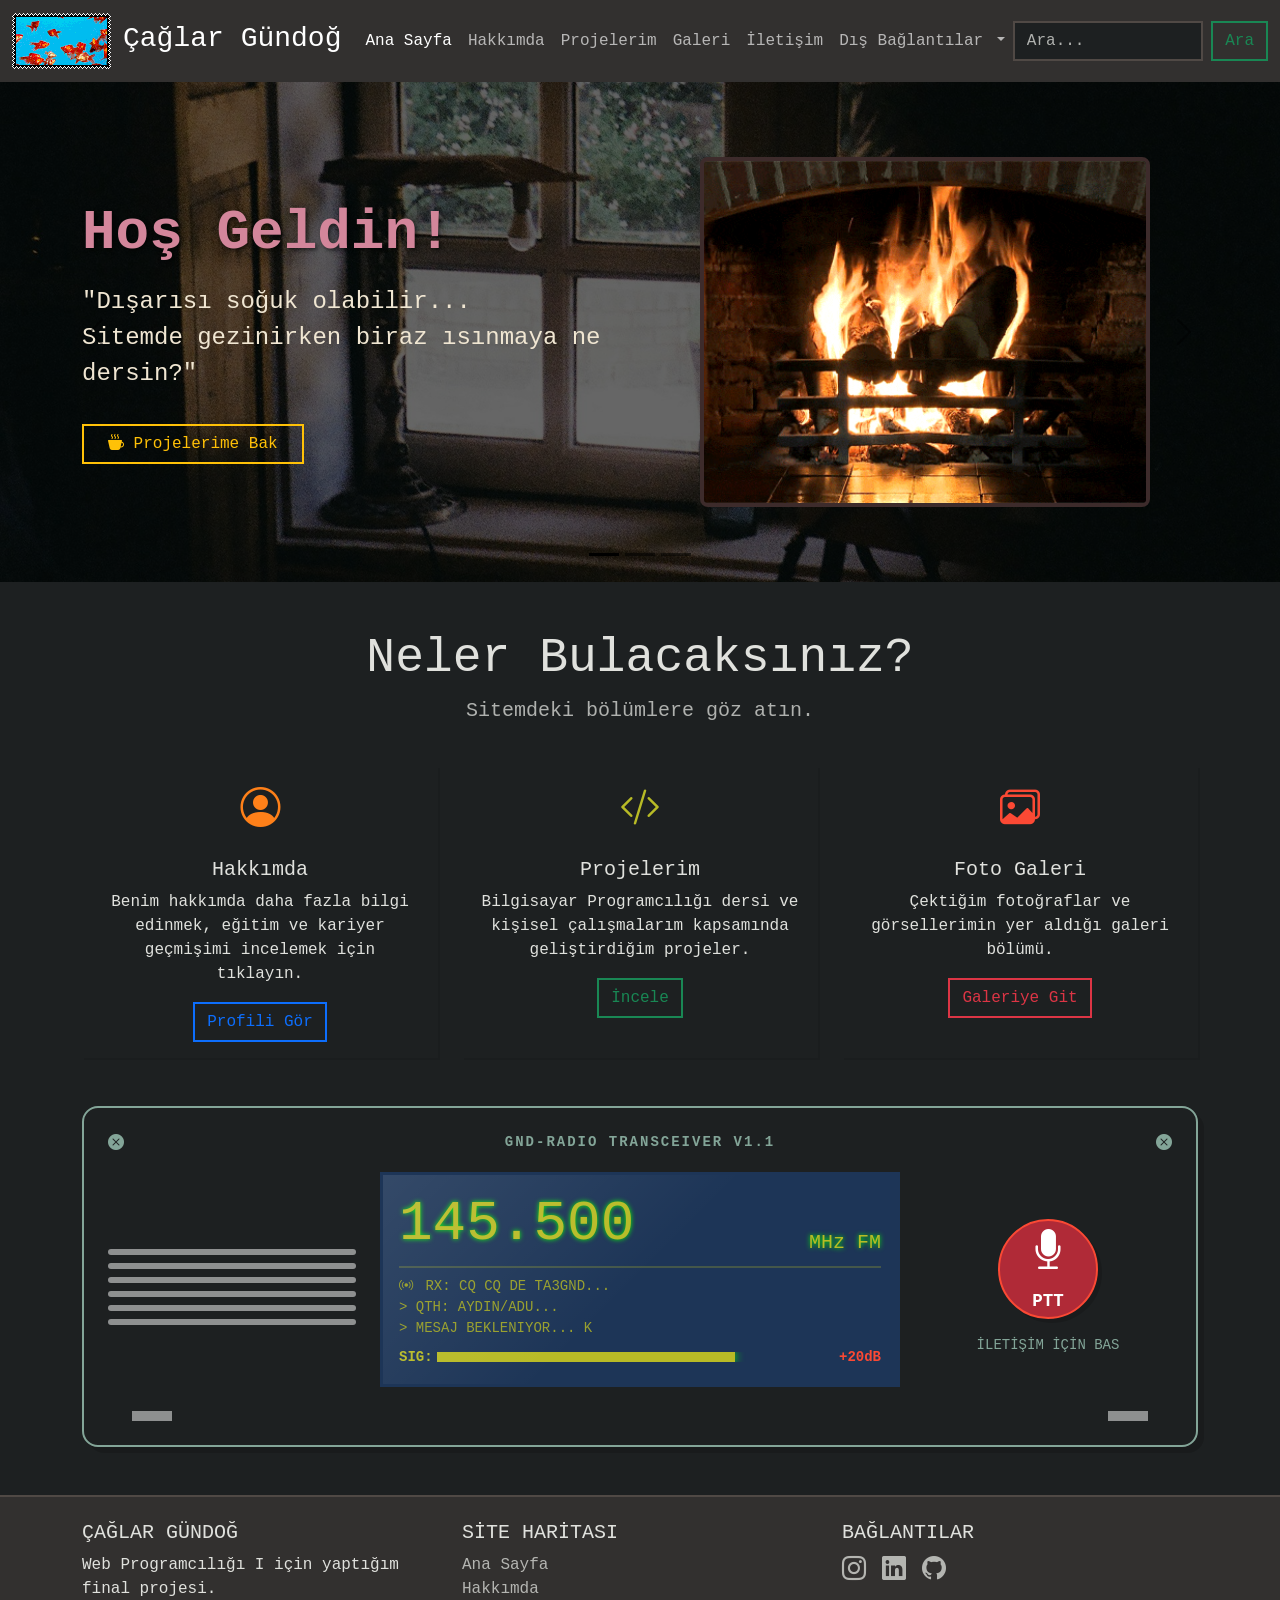
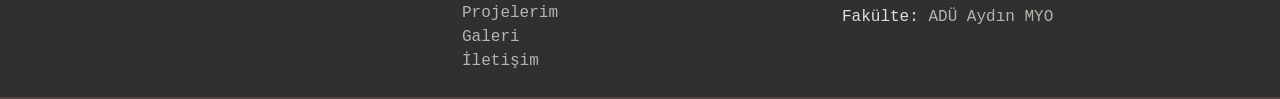
<file: index.html>
<!DOCTYPE html>
<html lang="tr">
    <head>
        <meta charset="UTF-8" />
        <meta name="viewport" content="width=device-width, initial-scale=1.0" />
        <link
            rel="shortcut icon"
            href="assets/icons/home.ico"
            type="image/x-icon"
        />
        <title>Çağlar Gündoğ | ADÜ</title>
        <meta
            name="description"
            content="Çağlar Gündoğ'un kişisel web sitesi. Projelerim, hobilerim ve fotoğraf galerim. Aydın Adnan Menderes Üniversitesi"
        />
        <!-- Google tag (gtag.js) -->
        <script
            async
            src="https://www.googletagmanager.com/gtag/js?id=G-KX4QXCPWEF"
        ></script>
        <script>
            window.dataLayer = window.dataLayer || [];
            function gtag() {
                dataLayer.push(arguments);
            }
            gtag('js', new Date());
            gtag('config', 'G-KX4QXCPWEF');
        </script>
        <link
            href="https://cdn.jsdelivr.net/npm/bootstrap@5.3.8/dist/css/bootstrap.min.css"
            rel="stylesheet"
            integrity="sha384-sRIl4kxILFvY47J16cr9ZwB07vP4J8+LH7qKQnuqkuIAvNWLzeN8tE5YBujZqJLB"
            crossorigin="anonymous"
        />
        <link rel="stylesheet" href="css/main.css" />
    </head>
    <body data-bs-theme="dark">
        <!-- Navbar Start -->
        <nav class="navbar sticky-top navbar-expand-xl bg-body-tertiary">
            <div class="container-fluid">
                <a class="navbar-brand" href="/">
                    <img src="assets/animated/sea4.gif" alt="Yüzen balıklar" />
                    <span class="fs-3"> Çağlar Gündoğ </span>
                </a>
                <button
                    class="navbar-toggler"
                    type="button"
                    data-bs-toggle="collapse"
                    data-bs-target="#navbarScroll"
                    aria-controls="navbarScroll"
                    aria-expanded="false"
                    aria-label="Toggle navigation"
                >
                    <span class="navbar-toggler-icon"></span>
                </button>
                <div class="collapse navbar-collapse" id="navbarScroll">
                    <ul
                        class="navbar-nav me-auto my-2 my-lg-0 navbar-nav-scroll"
                        style="--bs-scroll-height: 100px"
                    >
                        <li class="nav-item">
                            <a class="nav-link active text-nowrap" href="/">
                                Ana Sayfa
                            </a>
                        </li>
                        <li class="nav-item">
                            <a class="nav-link" href="/about"> Hakkımda </a>
                        </li>
                        <li class="nav-item">
                            <a class="nav-link" href="/projects">
                                Projelerim
                            </a>
                        </li>
                        <li class="nav-item">
                            <a class="nav-link" href="/gallery"> Galeri </a>
                        </li>
                        <li class="nav-item">
                            <a class="nav-link" href="/contact"> İletişim </a>
                        </li>
                        <li class="nav-item dropdown">
                            <a
                                class="nav-link dropdown-toggle"
                                href="#"
                                role="button"
                                data-bs-toggle="dropdown"
                                aria-expanded="false"
                            >
                                Dış Bağlantılar
                            </a>
                            <ul class="dropdown-menu">
                                <li>
                                    <a
                                        class="dropdown-item"
                                        href="https://www.adu.edu.tr/"
                                        target="_blank"
                                        rel="noopener noreferrer nofollow"
                                    >
                                        ADÜ Resmi Websitesi
                                    </a>
                                </li>
                                <li>
                                    <a
                                        class="dropdown-item"
                                        href="https://getbootstrap.com/"
                                        target="_blank"
                                        rel="noopener noreferrer nofollow"
                                    >
                                        Bootstrap
                                    </a>
                                </li>
                                <li>
                                    <a
                                        class="dropdown-item"
                                        href="https://github.com/torvalds"
                                        target="_blank"
                                        rel="noopener noreferrer"
                                    >
                                        Torvalds
                                    </a>
                                </li>
                            </ul>
                        </li>
                    </ul>
                    <ul
                        class="hide-social-icons navbar-nav flex-row flex-wrap ms-md-auto gap-3 me-3 align-items-center"
                    >
                        <li class="nav-item">
                            <a
                                class="nav-link"
                                href="https://instagram.com"
                                target="_blank"
                                title="Instagram"
                            >
                                <i class="bi bi-instagram"></i>
                            </a>
                        </li>
                        <li class="nav-item">
                            <a
                                class="nav-link"
                                href="https://linkedin.com"
                                target="_blank"
                                title="LinkedIn"
                            >
                                <i class="bi bi-linkedin"></i>
                            </a>
                        </li>
                        <li class="nav-item">
                            <a
                                class="nav-link"
                                href="https://github.com"
                                target="_blank"
                                title="GitHub"
                            >
                                <i class="bi bi-github"></i>
                            </a>
                        </li>
                    </ul>
                    <form class="d-flex" role="search">
                        <input
                            class="form-control me-2"
                            type="search"
                            placeholder="Ara..."
                            aria-label="Search"
                        />
                        <button class="btn btn-outline-success" type="submit">
                            Ara
                        </button>
                    </form>
                </div>
            </div>
        </nav>
        <!-- Navbar End -->

        <main>
            <div
                id="mainCarousel"
                class="carousel slide mb-5"
                data-bs-ride="carousel"
            >
                <div class="carousel-indicators">
                    <button
                        type="button"
                        data-bs-target="#mainCarousel"
                        data-bs-slide-to="0"
                        class="active"
                        aria-current="true"
                        aria-label="Slide 1"
                    ></button>
                    <button
                        type="button"
                        data-bs-target="#mainCarousel"
                        data-bs-slide-to="1"
                        aria-label="Slide 2"
                    ></button>
                    <button
                        type="button"
                        data-bs-target="#mainCarousel"
                        data-bs-slide-to="2"
                        aria-label="Slide 3"
                    ></button>
                </div>
                <div class="carousel-inner">
                    <div class="carousel-item active">
                        <div class="carousel-slide-content slide-bg-cozy">
                            <div class="slide-overlay"></div>

                            <div class="container slide-content-wrapper">
                                <div class="row align-items-center">
                                    <div
                                        class="col-md-6 text-center text-md-start mb-4 mb-md-0"
                                    >
                                        <h2
                                            class="display-4 fw-bold text-warning text-shadow-soft"
                                        >
                                            Hoş Geldin!
                                        </h2>
                                        <p class="fs-4 mt-3 font-retro">
                                            "Dışarısı soğuk olabilir... <br />
                                            Sitemde gezinirken biraz ısınmaya ne
                                            dersin?"
                                        </p>
                                        <a
                                            href="/projects"
                                            class="btn btn-outline-warning mt-3 rounded-0 px-4"
                                        >
                                            <i class="bi bi-cup-hot-fill"></i>
                                            Projelerime Bak
                                        </a>
                                    </div>
                                    <div class="col-md-6 text-center">
                                        <img
                                            src="assets/animated/fireplace.gif"
                                            alt="Şömine"
                                            class="carousel-feature-img img-style-cozy"
                                        />
                                    </div>
                                </div>
                            </div>
                        </div>
                    </div>

                    <div class="carousel-item">
                        <div class="carousel-slide-content slide-bg-hobbies">
                            <div class="slide-overlay"></div>

                            <div class="container slide-content-wrapper">
                                <div class="row align-items-center">
                                    <div
                                        class="col-md-6 text-center text-md-start mb-4 mb-md-0"
                                    >
                                        <h2
                                            class="display-4 fw-bold text-danger text-shadow-hard"
                                        >
                                            Hobilerim
                                        </h2>
                                        <p class="fs-4 mt-3 opacity-75">
                                            "Müzik, fotoğraf ve daha fazlası.<br />
                                            Kod yazmadığım zamanlarda neler
                                            yapıyorum?"
                                        </p>
                                        <a
                                            href="/about"
                                            class="btn btn-outline-danger mt-3 rounded-0 px-4"
                                        >
                                            <i class="bi bi-camera-fill"></i>
                                            Dünyamı Keşfet
                                        </a>
                                    </div>
                                    <div class="col-md-6 text-center">
                                        <img
                                            src="assets/animated/miffy.gif"
                                            alt="Müzik ve Sanat"
                                            class="carousel-feature-img img-style-circle"
                                        />
                                    </div>
                                </div>
                            </div>
                        </div>
                    </div>

                    <div class="carousel-item">
                        <div class="carousel-slide-content slide-bg-night">
                            <div class="slide-overlay"></div>

                            <div class="container slide-content-wrapper">
                                <div
                                    class="row align-items-center flex-row-reverse"
                                >
                                    <div
                                        class="col-md-6 text-center text-md-start mb-4 mb-md-0"
                                    >
                                        <h2
                                            class="display-4 fw-bold text-white text-shadow-neon"
                                        >
                                            Yol & Sonsuzluk
                                        </h2>
                                        <p
                                            class="fs-4 mt-3 font-retro text-shadow-hard"
                                        >
                                            "Dört teker beni taşır,<br />
                                            İki teker ruhumu..."
                                        </p>
                                        <a
                                            href="/gallery"
                                            class="btn btn-outline-light mt-3 rounded-0 px-4"
                                        >
                                            <i class="bi bi-stars"></i> Galerim
                                        </a>
                                    </div>
                                    <div class="col-md-6 text-center">
                                        <img
                                            src="assets/animated/moto.gif"
                                            alt="Motorsiklet"
                                            class="carousel-feature-img img-style-neon"
                                        />
                                    </div>
                                </div>
                            </div>
                        </div>
                    </div>
                </div>
                <button
                    class="carousel-control-prev"
                    type="button"
                    data-bs-target="#mainCarousel"
                    data-bs-slide="prev"
                >
                    <span
                        class="carousel-control-prev-icon"
                        aria-hidden="true"
                    ></span>
                    <span class="visually-hidden">Önceki</span>
                </button>
                <button
                    class="carousel-control-next"
                    type="button"
                    data-bs-target="#mainCarousel"
                    data-bs-slide="next"
                >
                    <span
                        class="carousel-control-next-icon"
                        aria-hidden="true"
                    ></span>
                    <span class="visually-hidden">Sonraki</span>
                </button>
            </div>

            <div class="container mb-5">
                <div class="row text-center mb-4">
                    <div class="col">
                        <h2 class="display-5">Neler Bulacaksınız?</h2>
                        <p class="lead text-body-secondary">
                            Sitemdeki bölümlere göz atın.
                        </p>
                    </div>
                </div>

                <div class="row g-4">
                    <div class="col-md-4">
                        <div class="card h-100 shadow-sm border-0">
                            <div class="card-body text-center">
                                <div class="fs-1 text-primary mb-3">
                                    <i class="bi bi-person-circle"></i>
                                </div>
                                <h5 class="card-title">Hakkımda</h5>
                                <p class="card-text">
                                    Benim hakkımda daha fazla bilgi edinmek,
                                    eğitim ve kariyer geçmişimi incelemek için
                                    tıklayın.
                                </p>
                                <a
                                    href="/about"
                                    class="btn btn-outline-primary"
                                >
                                    Profili Gör
                                </a>
                            </div>
                        </div>
                    </div>

                    <div class="col-md-4">
                        <div class="card h-100 shadow-sm border-0">
                            <div class="card-body text-center">
                                <div class="fs-1 text-success mb-3">
                                    <i class="bi bi-code-slash"></i>
                                </div>
                                <h5 class="card-title">Projelerim</h5>
                                <p class="card-text">
                                    Bilgisayar Programcılığı dersi ve kişisel
                                    çalışmalarım kapsamında geliştirdiğim
                                    projeler.
                                </p>
                                <a
                                    href="/projects"
                                    class="btn btn-outline-success"
                                >
                                    İncele
                                </a>
                            </div>
                        </div>
                    </div>

                    <div class="col-md-4">
                        <div class="card h-100 shadow-sm border-0">
                            <div class="card-body text-center">
                                <div class="fs-1 text-danger mb-3">
                                    <i class="bi bi-images"></i>
                                </div>
                                <h5 class="card-title">Foto Galeri</h5>
                                <p class="card-text">
                                    Çektiğim fotoğraflar ve görsellerimin yer
                                    aldığı galeri bölümü.
                                </p>
                                <a
                                    href="/gallery"
                                    class="btn btn-outline-danger"
                                >
                                    Galeriye Git
                                </a>
                            </div>
                        </div>
                    </div>
                </div>

                <!-- TELSIZ START -->
                <div class="row mt-5 text-center">
                    <div class="col">
                        <div
                            class="p-4 bg-body rounded-4 shadow-lg border border-secondary"
                        >
                            <div
                                class="d-flex justify-content-between mb-3 text-secondary"
                            >
                                <i class="bi bi-x-circle-fill"></i>
                                <span
                                    class="small font-retro text-uppercase fw-bold"
                                    style="letter-spacing: 2px"
                                >
                                    GND-RADIO TRANSCEIVER V1.1
                                </span>
                                <i class="bi bi-x-circle-fill"></i>
                            </div>

                            <div class="row align-items-center">
                                <div class="col-md-3 d-none d-md-block">
                                    <div
                                        class="d-flex flex-column gap-2 opacity-50"
                                    >
                                        <div
                                            class="bg-white rounded-pill w-100"
                                            style="height: 6px"
                                        ></div>
                                        <div
                                            class="bg-white rounded-pill w-100"
                                            style="height: 6px"
                                        ></div>
                                        <div
                                            class="bg-white rounded-pill w-100"
                                            style="height: 6px"
                                        ></div>
                                        <div
                                            class="bg-white rounded-pill w-100"
                                            style="height: 6px"
                                        ></div>
                                        <div
                                            class="bg-white rounded-pill w-100"
                                            style="height: 6px"
                                        ></div>
                                        <div
                                            class="bg-white rounded-pill w-100"
                                            style="height: 6px"
                                        ></div>
                                    </div>
                                </div>

                                <div class="col-md-6">
                                    <div
                                        class="p-3 mb-3 border border-3 border-dark rounded bg-black position-relative overflow-hidden text-start"
                                    >
                                        <div
                                            class="radio-shine position-absolute top-0 start-0 w-100 h-100"
                                        ></div>

                                        <div
                                            class="d-flex justify-content-between align-items-end text-success font-retro mb-2"
                                            style="text-shadow: 0 0 5px #0f0"
                                        >
                                            <h2 class="m-0 display-4">
                                                145.500
                                            </h2>
                                            <span class="fs-5">MHz FM</span>
                                        </div>

                                        <div
                                            class="border-top border-success border-opacity-25 pt-2 mt-2"
                                        >
                                            <p
                                                class="m-0 text-success font-retro small"
                                                style="opacity: 0.8"
                                            >
                                                <i
                                                    class="bi bi-broadcast me-1"
                                                ></i>
                                                RX: CQ CQ DE TA3GND...<br />
                                                > QTH: AYDIN/ADU...<br />
                                                > MESAJ BEKLENIYOR... K
                                            </p>
                                        </div>

                                        <div
                                            class="mt-2 d-flex align-items-center gap-1"
                                        >
                                            <span
                                                class="text-success small fw-bold"
                                            >
                                                SIG:
                                            </span>

                                            <div
                                                class="progress w-100 bg-dark"
                                                style="height: 10px"
                                            >
                                                <div
                                                    class="progress-bar bg-success"
                                                    role="progressbar"
                                                    style="
                                                        width: 75%;
                                                        box-shadow: 0 0 10px
                                                            #0f0;
                                                    "
                                                ></div>
                                            </div>
                                            <span
                                                class="text-danger small fw-bold"
                                            >
                                                +20dB
                                            </span>
                                        </div>
                                    </div>
                                </div>

                                <div class="col-md-3">
                                    <div
                                        class="d-flex flex-column align-items-center gap-3"
                                    >
                                        <button
                                            type="button"
                                            class="ptt-button btn btn-danger btn-lg rounded-circle border-2 border-danger shadow active"
                                            style="
                                                width: 100px;
                                                height: 100px;
                                                display: flex;
                                                align-items: center;
                                                justify-content: center;
                                            "
                                            data-bs-toggle="modal"
                                            data-bs-target="#contactModal"
                                        >
                                            <div
                                                class="d-flex flex-column align-items-center"
                                            >
                                                <i
                                                    class="bi bi-mic-fill fs-1"
                                                ></i>
                                                <span
                                                    class="small fw-bold mt-1"
                                                >
                                                    PTT
                                                </span>
                                            </div>
                                        </button>
                                        <span
                                            class="text-secondary small font-retro"
                                        >
                                            İLETİŞİM İÇİN BAS
                                        </span>
                                    </div>
                                </div>
                            </div>

                            <div
                                class="d-flex justify-content-between opacity-50 mt-2 px-4"
                            >
                                <div
                                    class="bg-white rounded-bottom"
                                    style="width: 40px; height: 10px"
                                ></div>
                                <div
                                    class="bg-white rounded-bottom"
                                    style="width: 40px; height: 10px"
                                ></div>
                            </div>
                        </div>
                    </div>
                </div>
                <!-- TELSIZ END -->
            </div>
        </main>
        <div
            class="modal fade"
            id="contactModal"
            tabindex="-1"
            aria-labelledby="contactModalLabel"
            aria-hidden="true"
        >
            <div class="modal-dialog">
                <div class="modal-content">
                    <div class="modal-header">
                        <h1 class="modal-title fs-5" id="contactModalLabel">
                            İletişim
                        </h1>
                        <button
                            type="button"
                            class="btn-close"
                            data-bs-dismiss="modal"
                            aria-label="Close"
                        ></button>
                    </div>
                    <div class="modal-body">
                        Merhaba! Bana ulaşmak için
                        <a href="/contact">İletişim</a> sayfasındaki formu
                        kullanabilir veya sosyal medya hesaplarımdan
                        yazabilirsiniz.
                    </div>
                    <div class="modal-footer">
                        <button
                            type="button"
                            class="btn btn-secondary"
                            data-bs-dismiss="modal"
                        >
                            Kapat
                        </button>
                        <a href="/contact" class="btn btn-primary">
                            İletişim Sayfasına Git
                        </a>
                    </div>
                </div>
            </div>
        </div>

        <!-- Footer Start -->
        <footer
            class="bg-body-tertiary text-center text-lg-start mt-5 pt-4 pb-4 border-top border-bottom"
        >
            <div class="container">
                <div class="row">
                    <div class="col-lg-4 col-md-6 mb-4 mb-md-0">
                        <h5 class="text-uppercase">Çağlar Gündoğ</h5>
                        <p>Web Programcılığı I için yaptığım final projesi.</p>
                    </div>

                    <div class="col-lg-4 col-md-6 mb-4 mb-md-0">
                        <h5 class="text-uppercase">Site Haritası</h5>
                        <ul class="list-unstyled mb-0">
                            <li>
                                <a
                                    href="/"
                                    class="hover-effect text-body-secondary text-decoration-none"
                                >
                                    Ana Sayfa
                                </a>
                            </li>
                            <li>
                                <a
                                    href="/about"
                                    class="hover-effect text-body-secondary text-decoration-none"
                                >
                                    Hakkımda
                                </a>
                            </li>
                            <li>
                                <a
                                    href="/projects"
                                    class="hover-effect text-body-secondary text-decoration-none"
                                >
                                    Projelerim
                                </a>
                            </li>
                            <li>
                                <a
                                    href="/gallery"
                                    class="hover-effect text-body-secondary text-decoration-none"
                                >
                                    Galeri
                                </a>
                            </li>
                            <li>
                                <a
                                    href="/contact"
                                    class="hover-effect text-body-secondary text-decoration-none"
                                >
                                    İletişim
                                </a>
                            </li>
                        </ul>
                    </div>

                    <div class="col-lg-4 col-md-12 mb-4 mb-md-0">
                        <h5 class="text-uppercase">Bağlantılar</h5>
                        <div
                            class="d-flex justify-content-center justify-content-lg-start gap-3"
                        >
                            <a
                                href="https://www.instagram.com"
                                class="social-icon-hover text-body-secondary fs-4"
                                target="_blank"
                                ><i class="bi bi-instagram"></i
                            ></a>
                            <a
                                href="https://www.linkedin.com"
                                class="social-icon-hover text-body-secondary fs-4"
                                target="_blank"
                                ><i class="bi bi-linkedin"></i
                            ></a>
                            <a
                                href="https://github.com"
                                class="social-icon-hover text-body-secondary fs-4"
                                target="_blank"
                                ><i class="bi bi-github"></i
                            ></a>
                        </div>
                        <div class="mt-3">
                            Fakülte:
                            <a
                                class="hover-effect text-body-secondary text-decoration-none"
                                href="https://myo.adu.edu.tr/aymes"
                                rel="noopener noreferrer nofollow"
                                target="_blank"
                            >
                                ADÜ Aydın MYO
                            </a>
                        </div>
                    </div>
                </div>
            </div>
        </footer>
        <!-- Footer End -->

        <script
            src="https://cdn.jsdelivr.net/npm/bootstrap@5.3.8/dist/js/bootstrap.bundle.min.js"
            integrity="sha384-FKyoEForCGlyvwx9Hj09JcYn3nv7wiPVlz7YYwJrWVcXK/BmnVDxM+D2scQbITxI"
            crossorigin="anonymous"
        ></script>
    </body>
</html>
</file>
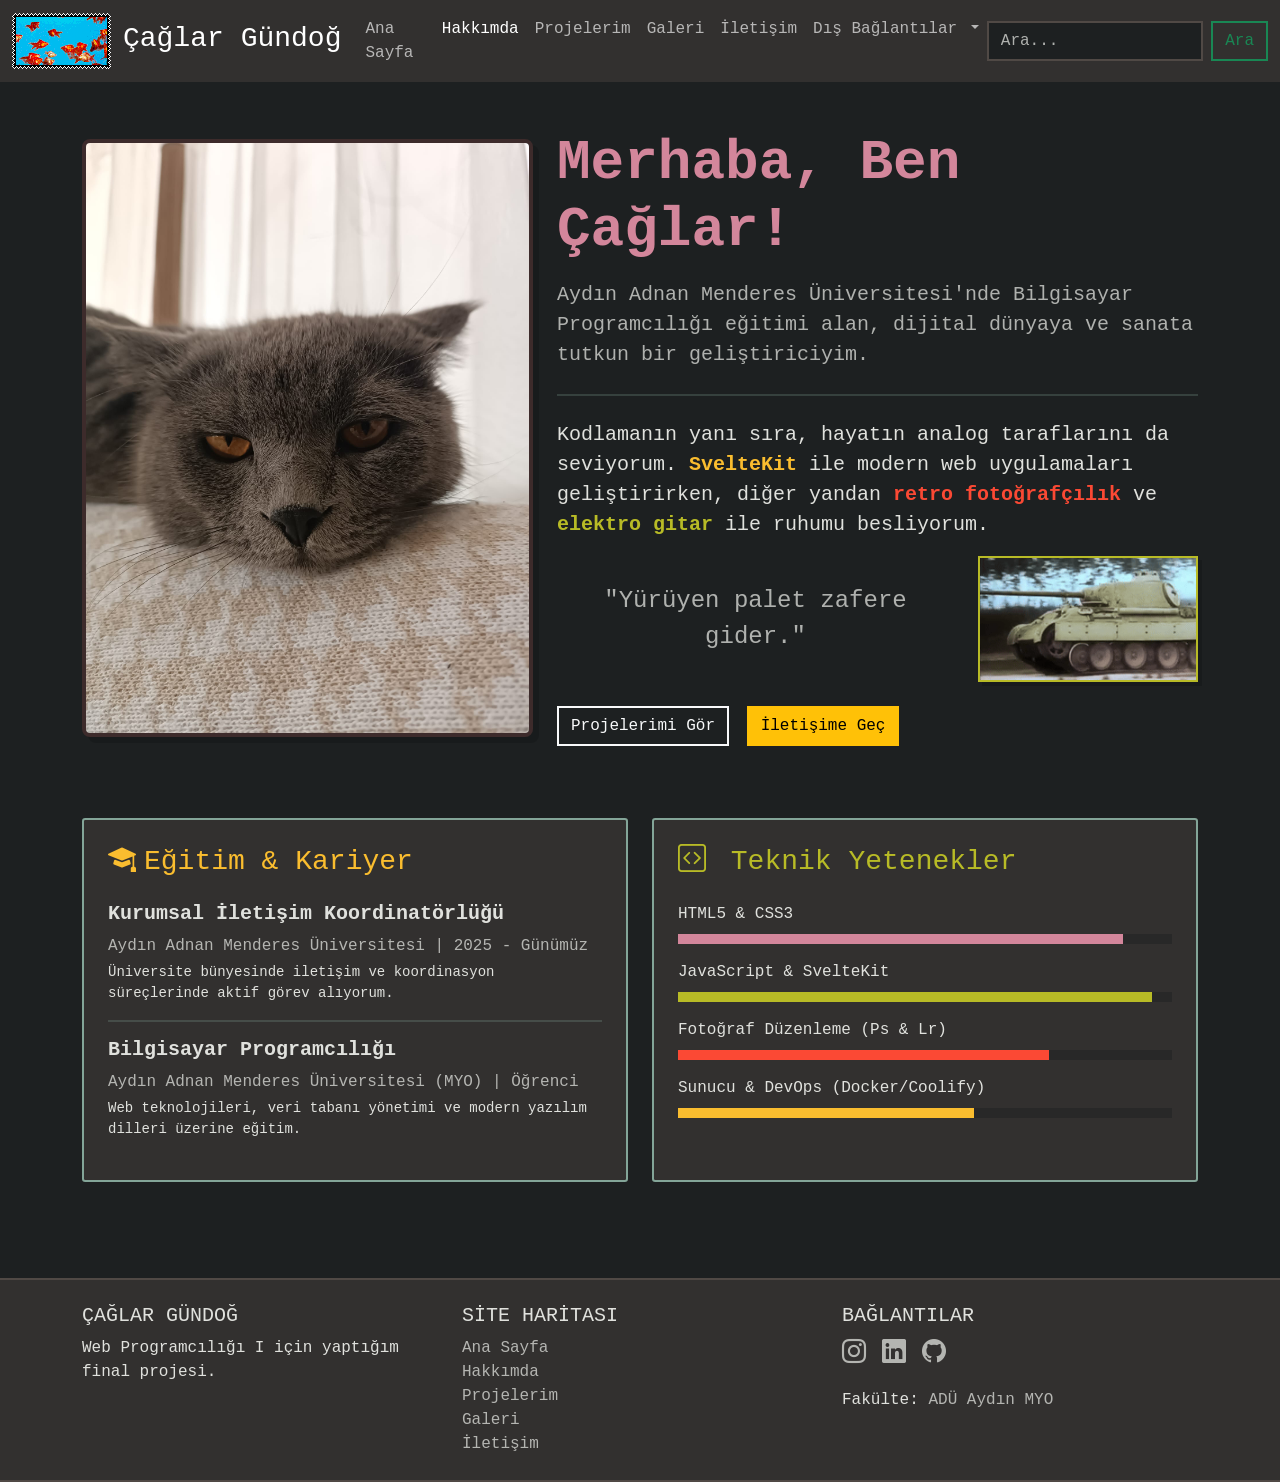
<file: about/index.html>
<!DOCTYPE html>
<html lang="tr">
    <head>
        <meta charset="UTF-8" />
        <meta name="viewport" content="width=device-width, initial-scale=1.0" />
        <link
            rel="shortcut icon"
            href="../assets/icons/about.ico"
            type="image/x-icon"
        />
        <title>Hakkımda | Çağlar Gündoğ | ADÜ</title>
        <meta
            name="description"
            content="Çağlar Gündoğ'un kişisel web sitesi. Hakkımda. Aydın Adnan Menderes Üniversitesi"
        />
        <!-- Google tag (gtag.js) -->
        <script
            async
            src="https://www.googletagmanager.com/gtag/js?id=G-KX4QXCPWEF"
        ></script>
        <script>
            window.dataLayer = window.dataLayer || [];
            function gtag() {
                dataLayer.push(arguments);
            }
            gtag('js', new Date());
            gtag('config', 'G-KX4QXCPWEF');
        </script>
        <link
            href="https://cdn.jsdelivr.net/npm/bootstrap@5.3.8/dist/css/bootstrap.min.css"
            rel="stylesheet"
            integrity="sha384-sRIl4kxILFvY47J16cr9ZwB07vP4J8+LH7qKQnuqkuIAvNWLzeN8tE5YBujZqJLB"
            crossorigin="anonymous"
        />
        <link rel="stylesheet" href="../css/main.css" />
    </head>
    <body data-bs-theme="dark">
        <!-- Navbar Start -->
        <nav class="navbar sticky-top navbar-expand-xl bg-body-tertiary">
            <div class="container-fluid">
                <a class="navbar-brand" href="/">
                    <img
                        src="../assets/animated/sea4.gif"
                        alt="Yüzen balıklar"
                    />
                    <span class="fs-3"> Çağlar Gündoğ </span>
                </a>
                <button
                    class="navbar-toggler"
                    type="button"
                    data-bs-toggle="collapse"
                    data-bs-target="#navbarScroll"
                    aria-controls="navbarScroll"
                    aria-expanded="false"
                    aria-label="Toggle navigation"
                >
                    <span class="navbar-toggler-icon"></span>
                </button>
                <div class="collapse navbar-collapse" id="navbarScroll">
                    <ul
                        class="navbar-nav me-auto my-2 my-lg-0 navbar-nav-scroll"
                        style="--bs-scroll-height: 100px"
                    >
                        <li class="nav-item">
                            <a class="nav-link" href="/"> Ana Sayfa </a>
                        </li>
                        <li class="nav-item">
                            <a class="nav-link active" href="/about">
                                Hakkımda
                            </a>
                        </li>
                        <li class="nav-item">
                            <a class="nav-link" href="/projects">
                                Projelerim
                            </a>
                        </li>
                        <li class="nav-item">
                            <a class="nav-link" href="/gallery"> Galeri </a>
                        </li>
                        <li class="nav-item">
                            <a class="nav-link" href="/contact"> İletişim </a>
                        </li>
                        <li class="nav-item dropdown">
                            <a
                                class="nav-link dropdown-toggle"
                                href="#"
                                role="button"
                                data-bs-toggle="dropdown"
                                aria-expanded="false"
                            >
                                Dış Bağlantılar
                            </a>
                            <ul class="dropdown-menu">
                                <li>
                                    <a
                                        class="dropdown-item"
                                        href="https://www.adu.edu.tr/"
                                        target="_blank"
                                        rel="noopener noreferrer nofollow"
                                    >
                                        ADÜ Resmi Websitesi
                                    </a>
                                </li>
                                <li>
                                    <a
                                        class="dropdown-item"
                                        href="https://getbootstrap.com/"
                                        target="_blank"
                                        rel="noopener noreferrer nofollow"
                                    >
                                        Bootstrap
                                    </a>
                                </li>
                                <li>
                                    <a
                                        class="dropdown-item"
                                        href="https://github.com/torvalds"
                                        target="_blank"
                                        rel="noopener noreferrer"
                                    >
                                        Torvalds
                                    </a>
                                </li>
                            </ul>
                        </li>
                    </ul>
                    <ul
                        class="hide-social-icons navbar-nav flex-row flex-wrap ms-md-auto gap-3 me-3 align-items-center"
                    >
                        <li class="nav-item">
                            <a
                                class="nav-link"
                                href="https://instagram.com"
                                target="_blank"
                                title="Instagram"
                            >
                                <i class="bi bi-instagram"></i>
                            </a>
                        </li>
                        <li class="nav-item">
                            <a
                                class="nav-link"
                                href="https://linkedin.com"
                                target="_blank"
                                title="LinkedIn"
                            >
                                <i class="bi bi-linkedin"></i>
                            </a>
                        </li>
                        <li class="nav-item">
                            <a
                                class="nav-link"
                                href="https://github.com"
                                target="_blank"
                                title="GitHub"
                            >
                                <i class="bi bi-github"></i>
                            </a>
                        </li>
                    </ul>
                    <form class="d-flex" role="search">
                        <input
                            class="form-control me-2"
                            type="search"
                            placeholder="Ara..."
                            aria-label="Search"
                        />
                        <button class="btn btn-outline-success" type="submit">
                            Ara
                        </button>
                    </form>
                </div>
            </div>
        </nav>
        <!-- Navbar End -->

        <main class="container py-5">
            <div class="row align-items-center mb-5 fade-in-left">
                <div class="col-lg-5 text-center mb-4 mb-lg-0">
                    <div class="position-relative d-inline-block">
                        <img
                            src="../assets/dumon1.jpg"
                            alt="Ben"
                            class="img-fluid img-style-cozy shadow-lg"
                            style="max-width: 100%; height: auto"
                        />
                    </div>
                </div>

                <div class="col-lg-7">
                    <h1 class="display-4 fw-bold text-warning mb-3">
                        Merhaba, Ben Çağlar!
                    </h1>
                    <p class="lead text-body-secondary font-retro">
                        Aydın Adnan Menderes Üniversitesi'nde Bilgisayar
                        Programcılığı eğitimi alan, dijital dünyaya ve sanata
                        tutkun bir geliştiriciyim.
                    </p>
                    <hr class="my-4 text-secondary" />
                    <p class="fs-5">
                        Kodlamanın yanı sıra, hayatın analog taraflarını da
                        seviyorum.
                        <span class="text-info fw-bold">SvelteKit</span> ile
                        modern web uygulamaları geliştirirken, diğer yandan
                        <span class="text-danger fw-bold"
                            >retro fotoğrafçılık</span
                        >
                        ve
                        <span class="text-success fw-bold">elektro gitar</span>
                        ile ruhumu besliyorum.
                    </p>

                    <div class="d-flex align-items-center">
                        <p
                            class="mb-0 flex-grow-1 font-retro text-center text-muted fs-4 pe-4"
                        >
                            "Yürüyen palet zafere gider."
                        </p>

                        <div class="flex-shrink-0">
                            <img
                                src="../assets/animated/drive.gif"
                                alt="Pixel Tank"
                                class="img-fluid rounded border border-success shadow"
                                style="width: 220px; height: auto"
                            />
                        </div>
                    </div>

                    <div class="mt-4">
                        <a href="/projects" class="btn btn-outline-light me-2">
                            Projelerimi Gör
                        </a>
                        <a href="/contact" class="btn btn-warning">
                            İletişime Geç
                        </a>
                    </div>
                </div>
            </div>

            <div class="row g-4 mt-2">
                <div class="col-md-6">
                    <div
                        class="p-4 border border-secondary rounded-3 h-100 bg-body-tertiary"
                    >
                        <h3 class="mb-4 text-info">
                            <i class="bi bi-mortarboard-fill me-2"></i>Eğitim &
                            Kariyer
                        </h3>

                        <div class="timeline-item mb-3">
                            <h5 class="fw-bold">
                                Kurumsal İletişim Koordinatörlüğü
                            </h5>
                            <p class="text-muted mb-1">
                                Aydın Adnan Menderes Üniversitesi | 2025 -
                                Günümüz
                            </p>
                            <p class="small">
                                Üniversite bünyesinde iletişim ve koordinasyon
                                süreçlerinde aktif görev alıyorum.
                            </p>
                        </div>

                        <hr class="text-secondary" />

                        <div class="timeline-item">
                            <h5 class="fw-bold">Bilgisayar Programcılığı</h5>
                            <p class="text-muted mb-1">
                                Aydın Adnan Menderes Üniversitesi (MYO) |
                                Öğrenci
                            </p>
                            <p class="small">
                                Web teknolojileri, veri tabanı yönetimi ve
                                modern yazılım dilleri üzerine eğitim.
                            </p>
                        </div>
                    </div>
                </div>

                <div class="col-md-6">
                    <div
                        class="p-4 border border-secondary rounded-3 h-100 bg-body-tertiary"
                    >
                        <h3 class="mb-4 text-success">
                            <i class="bi bi-code-square me-2"></i>
                            Teknik Yetenekler
                        </h3>

                        <label class="form-label"> HTML5 & CSS3 </label>
                        <div
                            class="progress mb-3"
                            role="progressbar"
                            style="height: 10px"
                        >
                            <div
                                class="progress-bar bg-warning"
                                style="width: 90%"
                            ></div>
                        </div>

                        <label class="form-label">
                            JavaScript & SvelteKit
                        </label>
                        <div
                            class="progress mb-3"
                            role="progressbar"
                            style="height: 10px"
                        >
                            <div
                                class="progress-bar bg-success"
                                style="width: 96%"
                            ></div>
                        </div>

                        <label class="form-label">
                            Fotoğraf Düzenleme (Ps & Lr)
                        </label>
                        <div
                            class="progress mb-3"
                            role="progressbar"
                            style="height: 10px"
                        >
                            <div
                                class="progress-bar bg-danger"
                                style="width: 75%"
                            ></div>
                        </div>

                        <label class="form-label">
                            Sunucu & DevOps (Docker/Coolify)
                        </label>
                        <div
                            class="progress mb-3"
                            role="progressbar"
                            style="height: 10px"
                        >
                            <div
                                class="progress-bar bg-info"
                                style="width: 60%"
                            ></div>
                        </div>
                    </div>
                </div>
            </div>
        </main>

        <!-- Footer Start -->
        <footer
            class="bg-body-tertiary text-center text-lg-start mt-5 pt-4 pb-4 border-top border-bottom"
        >
            <div class="container">
                <div class="row">
                    <div class="col-lg-4 col-md-6 mb-4 mb-md-0">
                        <h5 class="text-uppercase">Çağlar Gündoğ</h5>
                        <p>Web Programcılığı I için yaptığım final projesi.</p>
                    </div>

                    <div class="col-lg-4 col-md-6 mb-4 mb-md-0">
                        <h5 class="text-uppercase">Site Haritası</h5>
                        <ul class="list-unstyled mb-0">
                            <li>
                                <a
                                    href="/"
                                    class="hover-effect text-body-secondary text-decoration-none"
                                >
                                    Ana Sayfa
                                </a>
                            </li>
                            <li>
                                <a
                                    href="/about"
                                    class="hover-effect text-body-secondary text-decoration-none"
                                >
                                    Hakkımda
                                </a>
                            </li>
                            <li>
                                <a
                                    href="/projects"
                                    class="hover-effect text-body-secondary text-decoration-none"
                                >
                                    Projelerim
                                </a>
                            </li>
                            <li>
                                <a
                                    href="/gallery"
                                    class="hover-effect text-body-secondary text-decoration-none"
                                >
                                    Galeri
                                </a>
                            </li>
                            <li>
                                <a
                                    href="/contact"
                                    class="hover-effect text-body-secondary text-decoration-none"
                                >
                                    İletişim
                                </a>
                            </li>
                        </ul>
                    </div>

                    <div class="col-lg-4 col-md-12 mb-4 mb-md-0">
                        <h5 class="text-uppercase">Bağlantılar</h5>
                        <div
                            class="d-flex justify-content-center justify-content-lg-start gap-3"
                        >
                            <a
                                href="https://www.instagram.com"
                                class="social-icon-hover text-body-secondary fs-4"
                                target="_blank"
                                ><i class="bi bi-instagram"></i
                            ></a>
                            <a
                                href="https://www.linkedin.com"
                                class="social-icon-hover text-body-secondary fs-4"
                                target="_blank"
                                ><i class="bi bi-linkedin"></i
                            ></a>
                            <a
                                href="https://github.com"
                                class="social-icon-hover text-body-secondary fs-4"
                                target="_blank"
                                ><i class="bi bi-github"></i
                            ></a>
                        </div>
                        <div class="mt-3">
                            Fakülte:
                            <a
                                class="hover-effect text-body-secondary text-decoration-none"
                                href="https://myo.adu.edu.tr/aymes"
                                rel="noopener noreferrer nofollow"
                                target="_blank"
                            >
                                ADÜ Aydın MYO
                            </a>
                        </div>
                    </div>
                </div>
            </div>
        </footer>
        <!-- Footer End -->

        <script
            src="https://cdn.jsdelivr.net/npm/bootstrap@5.3.8/dist/js/bootstrap.bundle.min.js"
            integrity="sha384-FKyoEForCGlyvwx9Hj09JcYn3nv7wiPVlz7YYwJrWVcXK/BmnVDxM+D2scQbITxI"
            crossorigin="anonymous"
        ></script>
    </body>
</html>
</file>
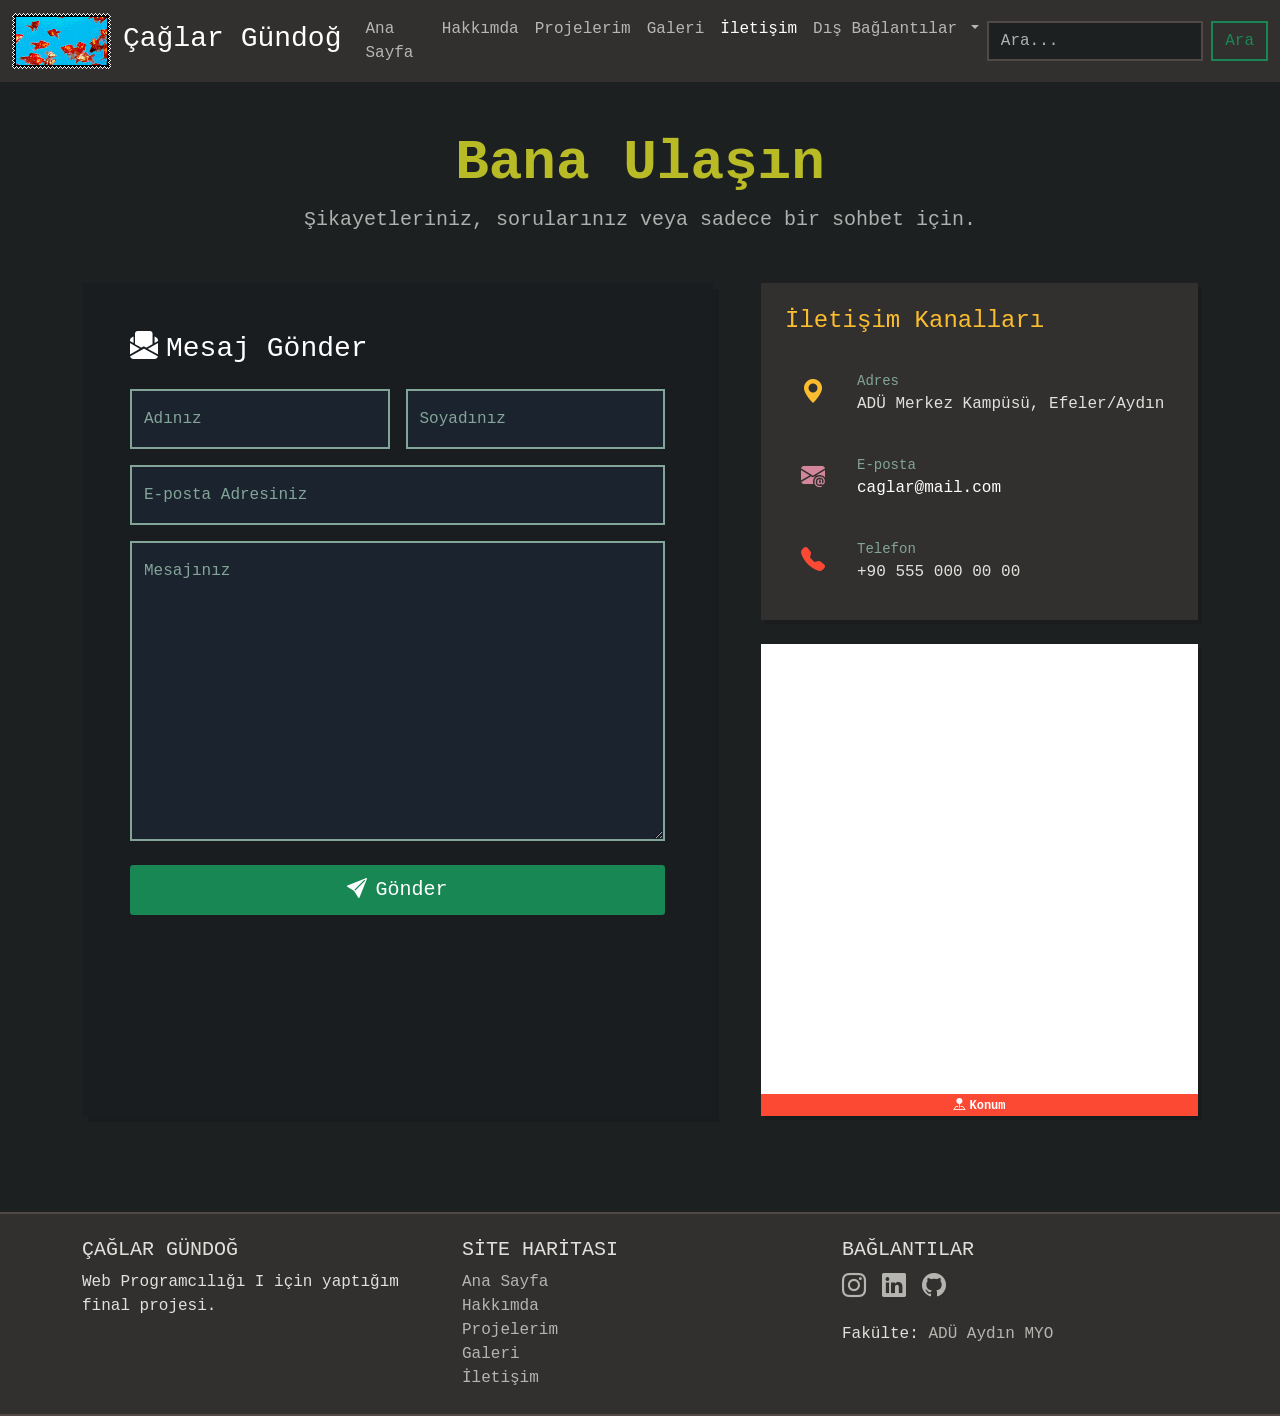
<file: contact/index.html>
<!DOCTYPE html>
<html lang="tr">
    <head>
        <meta charset="UTF-8" />
        <meta name="viewport" content="width=device-width, initial-scale=1.0" />
        <link
            rel="shortcut icon"
            href="../assets/icons/contact.ico"
            type="image/x-icon"
        />
        <title>İletişim | Çağlar Gündoğ | ADÜ</title>
        <meta
            name="description"
            content="Çağlar Gündoğ'un kişisel web sitesi. İletişim bilgilerim. Aydın Adnan Menderes Üniversitesi"
        />
        <!-- Google tag (gtag.js) -->
        <script
            async
            src="https://www.googletagmanager.com/gtag/js?id=G-KX4QXCPWEF"
        ></script>
        <script>
            window.dataLayer = window.dataLayer || [];
            function gtag() {
                dataLayer.push(arguments);
            }
            gtag('js', new Date());
            gtag('config', 'G-KX4QXCPWEF');
        </script>
        <link
            href="https://cdn.jsdelivr.net/npm/bootstrap@5.3.8/dist/css/bootstrap.min.css"
            rel="stylesheet"
            integrity="sha384-sRIl4kxILFvY47J16cr9ZwB07vP4J8+LH7qKQnuqkuIAvNWLzeN8tE5YBujZqJLB"
            crossorigin="anonymous"
        />
        <link rel="stylesheet" href="../css/main.css" />
    </head>
    <body data-bs-theme="dark">
        <!-- Navbar Start -->
        <nav class="navbar sticky-top navbar-expand-xl bg-body-tertiary">
            <div class="container-fluid">
                <a class="navbar-brand" href="/">
                    <img
                        src="../assets/animated/sea4.gif"
                        alt="Yüzen balıklar"
                    />
                    <span class="fs-3"> Çağlar Gündoğ </span>
                </a>
                <button
                    class="navbar-toggler"
                    type="button"
                    data-bs-toggle="collapse"
                    data-bs-target="#navbarScroll"
                    aria-controls="navbarScroll"
                    aria-expanded="false"
                    aria-label="Toggle navigation"
                >
                    <span class="navbar-toggler-icon"></span>
                </button>
                <div class="collapse navbar-collapse" id="navbarScroll">
                    <ul
                        class="navbar-nav me-auto my-2 my-lg-0 navbar-nav-scroll"
                        style="--bs-scroll-height: 100px"
                    >
                        <li class="nav-item">
                            <a class="nav-link" href="/"> Ana Sayfa </a>
                        </li>
                        <li class="nav-item">
                            <a class="nav-link" href="/about"> Hakkımda </a>
                        </li>
                        <li class="nav-item">
                            <a class="nav-link" href="/projects">
                                Projelerim
                            </a>
                        </li>
                        <li class="nav-item">
                            <a class="nav-link" href="/gallery"> Galeri </a>
                        </li>
                        <li class="nav-item">
                            <a class="nav-link active" href="/contact">
                                İletişim
                            </a>
                        </li>
                        <li class="nav-item dropdown">
                            <a
                                class="nav-link dropdown-toggle"
                                href="#"
                                role="button"
                                data-bs-toggle="dropdown"
                                aria-expanded="false"
                            >
                                Dış Bağlantılar
                            </a>
                            <ul class="dropdown-menu">
                                <li>
                                    <a
                                        class="dropdown-item"
                                        href="https://www.adu.edu.tr/"
                                        target="_blank"
                                        rel="noopener noreferrer nofollow"
                                    >
                                        ADÜ Resmi Websitesi
                                    </a>
                                </li>
                                <li>
                                    <a
                                        class="dropdown-item"
                                        href="https://getbootstrap.com/"
                                        target="_blank"
                                        rel="noopener noreferrer nofollow"
                                    >
                                        Bootstrap
                                    </a>
                                </li>
                                <li>
                                    <a
                                        class="dropdown-item"
                                        href="https://github.com/torvalds"
                                        target="_blank"
                                        rel="noopener noreferrer"
                                    >
                                        Torvalds
                                    </a>
                                </li>
                            </ul>
                        </li>
                    </ul>
                    <ul
                        class="hide-social-icons navbar-nav flex-row flex-wrap ms-md-auto gap-3 me-3 align-items-center"
                    >
                        <li class="nav-item">
                            <a
                                class="nav-link"
                                href="https://instagram.com"
                                target="_blank"
                                title="Instagram"
                            >
                                <i class="bi bi-instagram"></i>
                            </a>
                        </li>
                        <li class="nav-item">
                            <a
                                class="nav-link"
                                href="https://linkedin.com"
                                target="_blank"
                                title="LinkedIn"
                            >
                                <i class="bi bi-linkedin"></i>
                            </a>
                        </li>
                        <li class="nav-item">
                            <a
                                class="nav-link"
                                href="https://github.com"
                                target="_blank"
                                title="GitHub"
                            >
                                <i class="bi bi-github"></i>
                            </a>
                        </li>
                    </ul>
                    <form class="d-flex" role="search">
                        <input
                            class="form-control me-2"
                            type="search"
                            placeholder="Ara..."
                            aria-label="Search"
                        />
                        <button class="btn btn-outline-success" type="submit">
                            Ara
                        </button>
                    </form>
                </div>
            </div>
        </nav>
        <!-- Navbar End -->

        <main class="container py-5">
            <div class="text-center mb-5">
                <h1 class="display-4 fw-bold text-success">Bana Ulaşın</h1>
                <p class="lead text-body-secondary font-retro">
                    Şikayetleriniz, sorularınız veya sadece bir sohbet için.
                </p>
            </div>

            <div class="row g-5">
                <div class="col-lg-7">
                    <div class="card border-0 shadow-lg bg-dark-subtle h-100">
                        <div class="card-body p-4 p-md-5">
                            <h3 class="mb-4 text-white">
                                <i class="bi bi-envelope-paper-fill me-2"></i
                                >Mesaj Gönder
                            </h3>
                            <form>
                                <div class="row g-3 mb-3">
                                    <div class="col-md-6">
                                        <div class="form-floating">
                                            <input
                                                type="text"
                                                class="form-control bg-black bg-opacity-25 border-secondary text-white"
                                                id="name"
                                                placeholder="Adınız"
                                            />
                                            <label
                                                for="name"
                                                class="text-secondary"
                                                >Adınız</label
                                            >
                                        </div>
                                    </div>
                                    <div class="col-md-6">
                                        <div class="form-floating">
                                            <input
                                                type="text"
                                                class="form-control bg-black bg-opacity-25 border-secondary text-white"
                                                id="surname"
                                                placeholder="Soyadınız"
                                            />
                                            <label
                                                for="surname"
                                                class="text-secondary"
                                                >Soyadınız</label
                                            >
                                        </div>
                                    </div>
                                </div>

                                <div class="form-floating mb-3">
                                    <input
                                        type="email"
                                        class="form-control bg-black bg-opacity-25 border-secondary text-white"
                                        id="email"
                                        placeholder="name@example.com"
                                    />
                                    <label for="email" class="text-secondary"
                                        >E-posta Adresiniz</label
                                    >
                                </div>

                                <div class="form-floating mb-4">
                                    <textarea
                                        class="form-control bg-black bg-opacity-25 border-secondary text-white"
                                        placeholder="Mesajınız"
                                        id="message"
                                        style="height: 300px"
                                    ></textarea>
                                    <label for="message" class="text-secondary"
                                        >Mesajınız</label
                                    >
                                </div>

                                <div class="d-grid">
                                    <button
                                        type="button"
                                        class="btn btn-success btn-lg"
                                        onclick="alert('Mesajınız gönderilmedi :)')"
                                    >
                                        <i class="bi bi-send-fill me-2"></i
                                        >Gönder
                                    </button>
                                </div>
                            </form>
                        </div>
                    </div>
                </div>

                <div class="col-lg-5">
                    <div class="d-flex flex-column gap-4 h-100">
                        <div class="card border-0 shadow bg-body-tertiary">
                            <div class="card-body p-4">
                                <h4 class="card-title text-info mb-4">
                                    İletişim Kanalları
                                </h4>

                                <div class="d-flex align-items-center mb-3">
                                    <div class="p-3 text-info me-3">
                                        <i class="bi bi-geo-alt-fill fs-4"></i>
                                    </div>
                                    <div>
                                        <small class="text-secondary d-block"
                                            >Adres</small
                                        >
                                        <span class="fw-medium"
                                            >ADÜ Merkez Kampüsü,
                                            Efeler/Aydın</span
                                        >
                                    </div>
                                </div>

                                <div class="d-flex align-items-center mb-3">
                                    <div class="p-3 text-warning me-3">
                                        <i
                                            class="bi bi-envelope-at-fill fs-4"
                                        ></i>
                                    </div>
                                    <div>
                                        <small class="text-secondary d-block">
                                            E-posta
                                        </small>
                                        <a
                                            href="mailto:caglar@mail.com"
                                            class="text-decoration-none text-white fw-medium"
                                            >caglar@mail.com</a
                                        >
                                    </div>
                                </div>

                                <div class="d-flex align-items-center">
                                    <div class="p-3 text-danger me-3">
                                        <i
                                            class="bi bi-telephone-fill fs-4"
                                        ></i>
                                    </div>
                                    <div>
                                        <small class="text-secondary d-block"
                                            >Telefon</small
                                        >
                                        <span class="fw-medium"
                                            >+90 555 000 00 00</span
                                        >
                                    </div>
                                </div>
                            </div>
                        </div>

                        <div
                            class="card border-0 shadow overflow-hidden flex-grow-1"
                            style="min-height: 250px"
                        >
                            <iframe
                                src="https://www.google.com/maps/embed?pb=!1m18!1m12!1m3!1d3900.97327140001!2d27.851786176434054!3d37.8529708076509!2m3!1f0!2f0!3f0!3m2!1i1024!2i768!4f13.1!3m3!1m2!1s0x14b92b73539a1c9d%3A0x42453e9cdd5dd1b0!2sAdnan%20Menderes%20University!5e1!3m2!1sen!2str!4v1768064684408!5m2!1sen!2str"
                                width="600"
                                height="450"
                                style="border: 0"
                                allowfullscreen=""
                                loading="lazy"
                                referrerpolicy="no-referrer-when-downgrade"
                            ></iframe>
                            <span class="badge bg-danger"
                                ><i class="bi bi-pin-map-fill me-1"></i
                                >Konum</span
                            >
                        </div>
                    </div>
                </div>
            </div>
        </main>

        <!-- Footer Start -->
        <footer
            class="bg-body-tertiary text-center text-lg-start mt-5 pt-4 pb-4 border-top border-bottom"
        >
            <div class="container">
                <div class="row">
                    <div class="col-lg-4 col-md-6 mb-4 mb-md-0">
                        <h5 class="text-uppercase">Çağlar Gündoğ</h5>
                        <p>Web Programcılığı I için yaptığım final projesi.</p>
                    </div>

                    <div class="col-lg-4 col-md-6 mb-4 mb-md-0">
                        <h5 class="text-uppercase">Site Haritası</h5>
                        <ul class="list-unstyled mb-0">
                            <li>
                                <a
                                    href="/"
                                    class="hover-effect text-body-secondary text-decoration-none"
                                >
                                    Ana Sayfa
                                </a>
                            </li>
                            <li>
                                <a
                                    href="/about"
                                    class="hover-effect text-body-secondary text-decoration-none"
                                >
                                    Hakkımda
                                </a>
                            </li>
                            <li>
                                <a
                                    href="/projects"
                                    class="hover-effect text-body-secondary text-decoration-none"
                                >
                                    Projelerim
                                </a>
                            </li>
                            <li>
                                <a
                                    href="/gallery"
                                    class="hover-effect text-body-secondary text-decoration-none"
                                >
                                    Galeri
                                </a>
                            </li>
                            <li>
                                <a
                                    href="/contact"
                                    class="hover-effect text-body-secondary text-decoration-none"
                                >
                                    İletişim
                                </a>
                            </li>
                        </ul>
                    </div>

                    <div class="col-lg-4 col-md-12 mb-4 mb-md-0">
                        <h5 class="text-uppercase">Bağlantılar</h5>
                        <div
                            class="d-flex justify-content-center justify-content-lg-start gap-3"
                        >
                            <a
                                href="https://www.instagram.com"
                                class="social-icon-hover text-body-secondary fs-4"
                                target="_blank"
                                ><i class="bi bi-instagram"></i
                            ></a>
                            <a
                                href="https://www.linkedin.com"
                                class="social-icon-hover text-body-secondary fs-4"
                                target="_blank"
                                ><i class="bi bi-linkedin"></i
                            ></a>
                            <a
                                href="https://github.com"
                                class="social-icon-hover text-body-secondary fs-4"
                                target="_blank"
                                ><i class="bi bi-github"></i
                            ></a>
                        </div>
                        <div class="mt-3">
                            Fakülte:
                            <a
                                class="hover-effect text-body-secondary text-decoration-none"
                                href="https://myo.adu.edu.tr/aymes"
                                rel="noopener noreferrer nofollow"
                                target="_blank"
                            >
                                ADÜ Aydın MYO
                            </a>
                        </div>
                    </div>
                </div>
            </div>
        </footer>
        <!-- Footer End -->

        <script
            src="https://cdn.jsdelivr.net/npm/bootstrap@5.3.8/dist/js/bootstrap.bundle.min.js"
            integrity="sha384-FKyoEForCGlyvwx9Hj09JcYn3nv7wiPVlz7YYwJrWVcXK/BmnVDxM+D2scQbITxI"
            crossorigin="anonymous"
        ></script>
    </body>
</html>
</file>
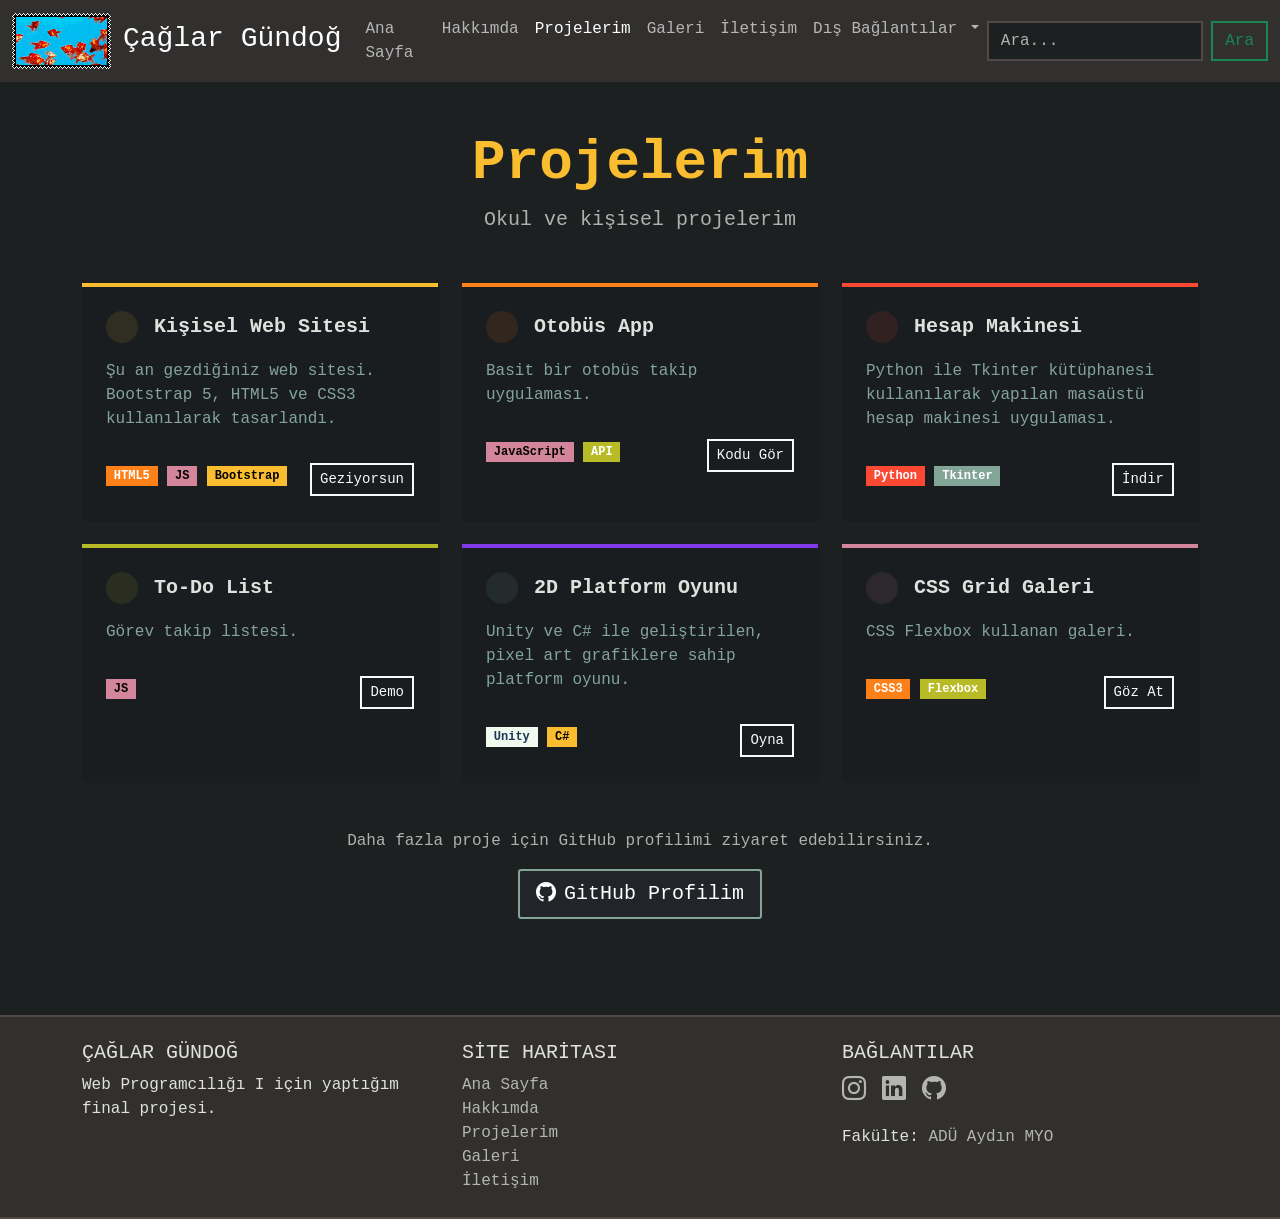
<file: projects/index.html>
<!DOCTYPE html>
<html lang="tr">
    <head>
        <meta charset="UTF-8" />
        <meta name="viewport" content="width=device-width, initial-scale=1.0" />
        <link
            rel="shortcut icon"
            href="../assets/icons/projects.ico"
            type="image/x-icon"
        />
        <title>Projelerim | Çağlar Gündoğ | ADÜ</title>
        <meta
            name="description"
            content="Çağlar Gündoğ'un kişisel web sitesi. Projelerim. Aydın Adnan Menderes Üniversitesi"
        />
        <!-- Google tag (gtag.js) -->
        <script
            async
            src="https://www.googletagmanager.com/gtag/js?id=G-KX4QXCPWEF"
        ></script>
        <script>
            window.dataLayer = window.dataLayer || [];
            function gtag() {
                dataLayer.push(arguments);
            }
            gtag('js', new Date());
            gtag('config', 'G-KX4QXCPWEF');
        </script>
        <link
            href="https://cdn.jsdelivr.net/npm/bootstrap@5.3.8/dist/css/bootstrap.min.css"
            rel="stylesheet"
            integrity="sha384-sRIl4kxILFvY47J16cr9ZwB07vP4J8+LH7qKQnuqkuIAvNWLzeN8tE5YBujZqJLB"
            crossorigin="anonymous"
        />
        <link rel="stylesheet" href="../css/main.css" />
    </head>
    <body data-bs-theme="dark">
        <!-- Navbar Start -->
        <nav class="navbar sticky-top navbar-expand-xl bg-body-tertiary">
            <div class="container-fluid">
                <a class="navbar-brand" href="/">
                    <img
                        src="../assets/animated/sea4.gif"
                        alt="Yüzen balıklar"
                    />
                    <span class="fs-3"> Çağlar Gündoğ </span>
                </a>
                <button
                    class="navbar-toggler"
                    type="button"
                    data-bs-toggle="collapse"
                    data-bs-target="#navbarScroll"
                    aria-controls="navbarScroll"
                    aria-expanded="false"
                    aria-label="Toggle navigation"
                >
                    <span class="navbar-toggler-icon"></span>
                </button>
                <div class="collapse navbar-collapse" id="navbarScroll">
                    <ul
                        class="navbar-nav me-auto my-2 my-lg-0 navbar-nav-scroll"
                        style="--bs-scroll-height: 100px"
                    >
                        <li class="nav-item">
                            <a class="nav-link" href="/"> Ana Sayfa </a>
                        </li>
                        <li class="nav-item">
                            <a class="nav-link" href="/about"> Hakkımda </a>
                        </li>
                        <li class="nav-item">
                            <a class="nav-link active" href="/projects">
                                Projelerim
                            </a>
                        </li>
                        <li class="nav-item">
                            <a class="nav-link" href="/gallery"> Galeri </a>
                        </li>
                        <li class="nav-item">
                            <a class="nav-link" href="/contact"> İletişim </a>
                        </li>
                        <li class="nav-item dropdown">
                            <a
                                class="nav-link dropdown-toggle"
                                href="#"
                                role="button"
                                data-bs-toggle="dropdown"
                                aria-expanded="false"
                            >
                                Dış Bağlantılar
                            </a>
                            <ul class="dropdown-menu">
                                <li>
                                    <a
                                        class="dropdown-item"
                                        href="https://www.adu.edu.tr/"
                                        target="_blank"
                                        rel="noopener noreferrer nofollow"
                                    >
                                        ADÜ Resmi Websitesi
                                    </a>
                                </li>
                                <li>
                                    <a
                                        class="dropdown-item"
                                        href="https://getbootstrap.com/"
                                        target="_blank"
                                        rel="noopener noreferrer nofollow"
                                    >
                                        Bootstrap
                                    </a>
                                </li>
                                <li>
                                    <a
                                        class="dropdown-item"
                                        href="https://github.com/torvalds"
                                        target="_blank"
                                        rel="noopener noreferrer"
                                    >
                                        Torvalds
                                    </a>
                                </li>
                            </ul>
                        </li>
                    </ul>
                    <ul
                        class="hide-social-icons navbar-nav flex-row flex-wrap ms-md-auto gap-3 me-3 align-items-center"
                    >
                        <li class="nav-item">
                            <a
                                class="nav-link"
                                href="https://instagram.com"
                                target="_blank"
                                title="Instagram"
                            >
                                <i class="bi bi-instagram"></i>
                            </a>
                        </li>
                        <li class="nav-item">
                            <a
                                class="nav-link"
                                href="https://linkedin.com"
                                target="_blank"
                                title="LinkedIn"
                            >
                                <i class="bi bi-linkedin"></i>
                            </a>
                        </li>
                        <li class="nav-item">
                            <a
                                class="nav-link"
                                href="https://github.com"
                                target="_blank"
                                title="GitHub"
                            >
                                <i class="bi bi-github"></i>
                            </a>
                        </li>
                    </ul>
                    <form class="d-flex" role="search">
                        <input
                            class="form-control me-2"
                            type="search"
                            placeholder="Ara..."
                            aria-label="Search"
                        />
                        <button class="btn btn-outline-success" type="submit">
                            Ara
                        </button>
                    </form>
                </div>
            </div>
        </nav>
        <!-- Navbar End -->

        <main class="container py-5">
            <div class="text-center mb-5">
                <h1 class="display-4 fw-bold text-info">Projelerim</h1>
                <p class="lead text-body-secondary font-retro">
                    Okul ve kişisel projelerim
                </p>
            </div>

            <div class="row row-cols-1 row-cols-md-2 row-cols-lg-3 g-4">
                <div class="col">
                    <div
                        class="card card-border-info h-100 border-0 shadow-sm bg-dark-subtle"
                    >
                        <div class="card-body p-4">
                            <div class="d-flex align-items-center mb-3">
                                <div
                                    class="bg-info bg-opacity-10 p-3 rounded-circle text-info me-3"
                                ></div>
                                <h5 class="card-title mb-0 fw-bold">
                                    Kişisel Web Sitesi
                                </h5>
                            </div>
                            <p class="card-text text-secondary">
                                Şu an gezdiğiniz web sitesi. Bootstrap 5, HTML5
                                ve CSS3 kullanılarak tasarlandı.
                            </p>
                            <div class="mt-auto pt-3">
                                <span class="badge text-bg-primary">HTML5</span>
                                <span class="badge text-bg-warning">JS</span>
                                <span class="badge text-bg-info">
                                    Bootstrap
                                </span>
                                <a
                                    href="#"
                                    class="btn btn-sm btn-outline-light float-end"
                                    >Geziyorsun</a
                                >
                            </div>
                        </div>
                    </div>
                </div>

                <div class="col">
                    <div
                        class="card card-border-primary h-100 border-0 shadow-sm bg-dark-subtle"
                    >
                        <div class="card-body p-4">
                            <div class="d-flex align-items-center mb-3">
                                <div
                                    class="bg-primary d-flex align-items-center justify-content-center bg-opacity-10 p-3 rounded-circle text-primary me-3"
                                ></div>
                                <h5 class="card-title mb-0 fw-bold">
                                    Otobüs App
                                </h5>
                            </div>
                            <p class="card-text text-secondary">
                                Basit bir otobüs takip uygulaması.
                            </p>
                            <div class="mt-auto pt-3">
                                <span class="badge text-bg-warning"
                                    >JavaScript</span
                                >
                                <span class="badge text-bg-success">API</span>
                                <a
                                    href="#"
                                    class="btn btn-sm btn-outline-light float-end"
                                    >Kodu Gör</a
                                >
                            </div>
                        </div>
                    </div>
                </div>

                <div class="col">
                    <div
                        class="card card-bordeer-danger h-100 border-0 shadow-sm bg-dark-subtle"
                    >
                        <div class="card-body p-4">
                            <div class="d-flex align-items-center mb-3">
                                <div
                                    class="bg-danger bg-opacity-10 p-3 rounded-circle text-danger me-3"
                                ></div>
                                <h5 class="card-title mb-0 fw-bold">
                                    Hesap Makinesi
                                </h5>
                            </div>
                            <p class="card-text text-secondary">
                                Python ile Tkinter kütüphanesi kullanılarak
                                yapılan masaüstü hesap makinesi uygulaması.
                            </p>
                            <div class="mt-auto pt-3">
                                <span class="badge text-bg-danger">Python</span>
                                <span class="badge text-bg-secondary"
                                    >Tkinter</span
                                >
                                <a
                                    href="#"
                                    class="btn btn-sm btn-outline-light float-end"
                                    >İndir</a
                                >
                            </div>
                        </div>
                    </div>
                </div>

                <div class="col">
                    <div
                        class="card card-border-success h-100 border-0 shadow-sm bg-dark-subtle"
                    >
                        <div class="card-body p-4">
                            <div class="d-flex align-items-center mb-3">
                                <div
                                    class="bg-success bg-opacity-10 p-3 rounded-circle text-success me-3"
                                ></div>
                                <h5 class="card-title mb-0 fw-bold">
                                    To-Do List
                                </h5>
                            </div>
                            <p class="card-text text-secondary">
                                Görev takip listesi.
                            </p>
                            <div class="mt-auto pt-3">
                                <span class="badge text-bg-warning">JS</span>
                                <a
                                    href="#"
                                    class="btn btn-sm btn-outline-light float-end"
                                    >Demo</a
                                >
                            </div>
                        </div>
                    </div>
                </div>

                <div class="col">
                    <div
                        class="card card-border-purple h-100 border-0 shadow-sm bg-dark-subtle"
                    >
                        <div class="card-body p-4">
                            <div class="d-flex align-items-center mb-3">
                                <div
                                    class="bg-secondary bg-opacity-10 p-3 rounded-circle text-warning me-3"
                                ></div>
                                <h5 class="card-title mb-0 fw-bold">
                                    2D Platform Oyunu
                                </h5>
                            </div>
                            <p class="card-text text-secondary">
                                Unity ve C# ile geliştirilen, pixel art
                                grafiklere sahip platform oyunu.
                            </p>
                            <div class="mt-auto pt-3">
                                <span class="badge text-bg-light text-dark"
                                    >Unity</span
                                >
                                <span class="badge text-bg-info">C#</span>
                                <a
                                    href="#"
                                    class="btn btn-sm btn-outline-light float-end"
                                    >Oyna</a
                                >
                            </div>
                        </div>
                    </div>
                </div>

                <div class="col">
                    <div
                        class="card card-border-warning h-100 border-0 shadow-sm bg-dark-subtle"
                    >
                        <div class="card-body p-4">
                            <div class="d-flex align-items-center mb-3">
                                <div
                                    class="bg-warning bg-opacity-10 p-3 rounded-circle text-warning me-3"
                                ></div>
                                <h5 class="card-title mb-0 fw-bold">
                                    CSS Grid Galeri
                                </h5>
                            </div>
                            <p class="card-text text-secondary">
                                CSS Flexbox kullanan galeri.
                            </p>
                            <div class="mt-auto pt-3">
                                <span class="badge text-bg-primary">CSS3</span>
                                <span class="badge text-bg-success">
                                    Flexbox
                                </span>
                                <a
                                    href="/gallery"
                                    class="btn btn-sm btn-outline-light float-end"
                                    >Göz At</a
                                >
                            </div>
                        </div>
                    </div>
                </div>
            </div>

            <div class="text-center mt-5">
                <p class="text-muted">
                    Daha fazla proje için GitHub profilimi ziyaret
                    edebilirsiniz.
                </p>
                <a
                    href="https://github.com"
                    target="_blank"
                    class="btn btn-dark border-secondary btn-lg"
                >
                    <i class="bi bi-github me-2"></i>GitHub Profilim
                </a>
            </div>
        </main>

        <!-- Footer Start -->
        <footer
            class="bg-body-tertiary text-center text-lg-start mt-5 pt-4 pb-4 border-top border-bottom"
        >
            <div class="container">
                <div class="row">
                    <div class="col-lg-4 col-md-6 mb-4 mb-md-0">
                        <h5 class="text-uppercase">Çağlar Gündoğ</h5>
                        <p>Web Programcılığı I için yaptığım final projesi.</p>
                    </div>

                    <div class="col-lg-4 col-md-6 mb-4 mb-md-0">
                        <h5 class="text-uppercase">Site Haritası</h5>
                        <ul class="list-unstyled mb-0">
                            <li>
                                <a
                                    href="/"
                                    class="hover-effect text-body-secondary text-decoration-none"
                                >
                                    Ana Sayfa
                                </a>
                            </li>
                            <li>
                                <a
                                    href="/about"
                                    class="hover-effect text-body-secondary text-decoration-none"
                                >
                                    Hakkımda
                                </a>
                            </li>
                            <li>
                                <a
                                    href="/projects"
                                    class="hover-effect text-body-secondary text-decoration-none"
                                >
                                    Projelerim
                                </a>
                            </li>
                            <li>
                                <a
                                    href="/gallery"
                                    class="hover-effect text-body-secondary text-decoration-none"
                                >
                                    Galeri
                                </a>
                            </li>
                            <li>
                                <a
                                    href="/contact"
                                    class="hover-effect text-body-secondary text-decoration-none"
                                >
                                    İletişim
                                </a>
                            </li>
                        </ul>
                    </div>

                    <div class="col-lg-4 col-md-12 mb-4 mb-md-0">
                        <h5 class="text-uppercase">Bağlantılar</h5>
                        <div
                            class="d-flex justify-content-center justify-content-lg-start gap-3"
                        >
                            <a
                                href="https://www.instagram.com"
                                class="social-icon-hover text-body-secondary fs-4"
                                target="_blank"
                                ><i class="bi bi-instagram"></i
                            ></a>
                            <a
                                href="https://www.linkedin.com"
                                class="social-icon-hover text-body-secondary fs-4"
                                target="_blank"
                                ><i class="bi bi-linkedin"></i
                            ></a>
                            <a
                                href="https://github.com"
                                class="social-icon-hover text-body-secondary fs-4"
                                target="_blank"
                                ><i class="bi bi-github"></i
                            ></a>
                        </div>
                        <div class="mt-3">
                            Fakülte:
                            <a
                                class="hover-effect text-body-secondary text-decoration-none"
                                href="https://myo.adu.edu.tr/aymes"
                                rel="noopener noreferrer nofollow"
                                target="_blank"
                            >
                                ADÜ Aydın MYO
                            </a>
                        </div>
                    </div>
                </div>
            </div>
        </footer>
        <!-- Footer End -->

        <script
            src="https://cdn.jsdelivr.net/npm/bootstrap@5.3.8/dist/js/bootstrap.bundle.min.js"
            integrity="sha384-FKyoEForCGlyvwx9Hj09JcYn3nv7wiPVlz7YYwJrWVcXK/BmnVDxM+D2scQbITxI"
            crossorigin="anonymous"
        ></script>
    </body>
</html>
</file>
<file: css/main.css>
@import url('https://cdn.jsdelivr.net/npm/bootstrap-icons@1.13.1/font/bootstrap-icons.min.css');
@import 'colors.css';

.ptt-button {
    transition: all 0.1s cubic-bezier(0.4, 0, 0.2, 1);
}

.ptt-button:active {
    transform: scale(0.9);
    box-shadow: inset 0 3px 10px rgba(0, 0, 0, 0.4) !important;
    filter: brightness(0.85);
    border-color: #8b0000 !important;
}

.radio-shine {
    background: linear-gradient(
        135deg,
        rgba(255, 255, 255, 0.1) 0%,
        rgba(255, 255, 255, 0) 50%
    );
}

.carousel-slide-content {
    min-height: 500px;
    display: flex;
    align-items: center;
    justify-content: center;
    position: relative;
    background-position: center;
    padding: 3rem 0;
    overflow: hidden;
}

.slide-bg-cozy {
    background-image: url('../assets/cold_outside.jpg');
    background-size: cover;
    color: #f0e6d2;
}

.slide-bg-hobbies {
    background-image: url('../assets/night.jpg');
    color: #f1faee;
}

.slide-bg-night {
    background-image: url('../assets/animated/starsbg.gif');
    background-color: #000;
    color: #fff;
}

.slide-overlay {
    position: absolute;
    top: 0;
    left: 0;
    width: 100%;
    height: 100%;
    background-color: rgba(0, 0, 0, 0.6);
    z-index: 1;
}

.slide-content-wrapper {
    position: relative;
    z-index: 2;
    width: 100%;
}

.carousel-control-prev,
.carousel-control-next {
    z-index: 10;
}

.font-retro {
    font-family: 'Courier Prime', 'Courier New', monospace;
}

.text-shadow-soft {
    text-shadow: 2px 2px 4px rgba(0, 0, 0, 0.6);
}

.text-shadow-hard {
    text-shadow: 2px 2px 0px #000;
}

.text-shadow-neon {
    text-shadow: 0 0 15px rgba(255, 255, 255, 0.8), 0 0 30px #6f00ff;
}

.carousel-feature-img {
    max-width: 100%;
    width: 450px;
    height: 350px;
    object-fit: cover;
    transition: transform 0.3s ease;
}

.carousel-feature-img:hover {
    transform: scale(1.02);
}

.img-style-cozy {
    border: 4px solid #3d2b2b;
    border-radius: 0.5rem;
}

.img-style-circle {
    border: 5px solid #d62828;
    border-radius: 50%;
    box-shadow: 0 0 30px rgba(214, 40, 40, 0.4);
    width: 300px;
    height: 300px;
}

.img-style-neon {
    border-radius: 0.5rem;
    width: auto;
}

@media (max-width: 768px) {
    .carousel-slide-content {
        min-height: 750px;
        align-items: flex-start;
        padding-top: 4rem;
    }

    .carousel-feature-img {
        width: 280px;
        height: 280px;
        margin-top: 2rem;
        border-radius: 1rem;
    }

    .img-style-circle {
        width: 280px;
        height: 280px;
        border-radius: 50%;
    }
}

.nav-item:hover {
    border-bottom: 1px solid var(--bs-white);
}

.hover-effect {
    transition: all 0.3s ease;
}

.hover-effect:hover {
    color: var(--bs-primary) !important;
    padding-left: 5px;
}

.social-icon-hover {
    transition: transform 0.3s ease, color 0.3s ease;
}

.social-icon-hover:hover {
    color: var(--bs-pink) !important;
    transform: translateY(-5px) rotate(-5deg);
}

@keyframes fadeInLeft {
    from {
        opacity: 0;
        transform: translateX(-30px);
    }
    to {
        opacity: 1;
        transform: translateX(0);
    }
}

.fade-in-left {
    animation: fadeInLeft 1s ease-out forwards;
    opacity: 0;
}

.card-border-info {
    border-top: 4px solid var(--bs-info) !important;
}

.card-border-primary {
    border-top: 4px solid var(--bs-primary) !important;
}

.card-bordeer-danger {
    border-top: 4px solid var(--bs-danger) !important;
}

.card-border-success {
    border-top: 4px solid var(--bs-success) !important;
}

.card-border-purple {
    border-top: 4px solid var(--bs-purple) !important;
}

.card-border-warning {
    border-top: 4px solid var(--bs-warning) !important;
}

@media (max-width: 400px) {
    .navbar-brand img {
        width: 100px;
        height: auto;
    }

    .navbar-brand span.fs-3 {
        font-size: calc(1rem + 0.6vw) !important;
    }
}

@media (max-width: 1500px) {
    .hide-social-icons {
        display: none !important;
    }
}
</file>
